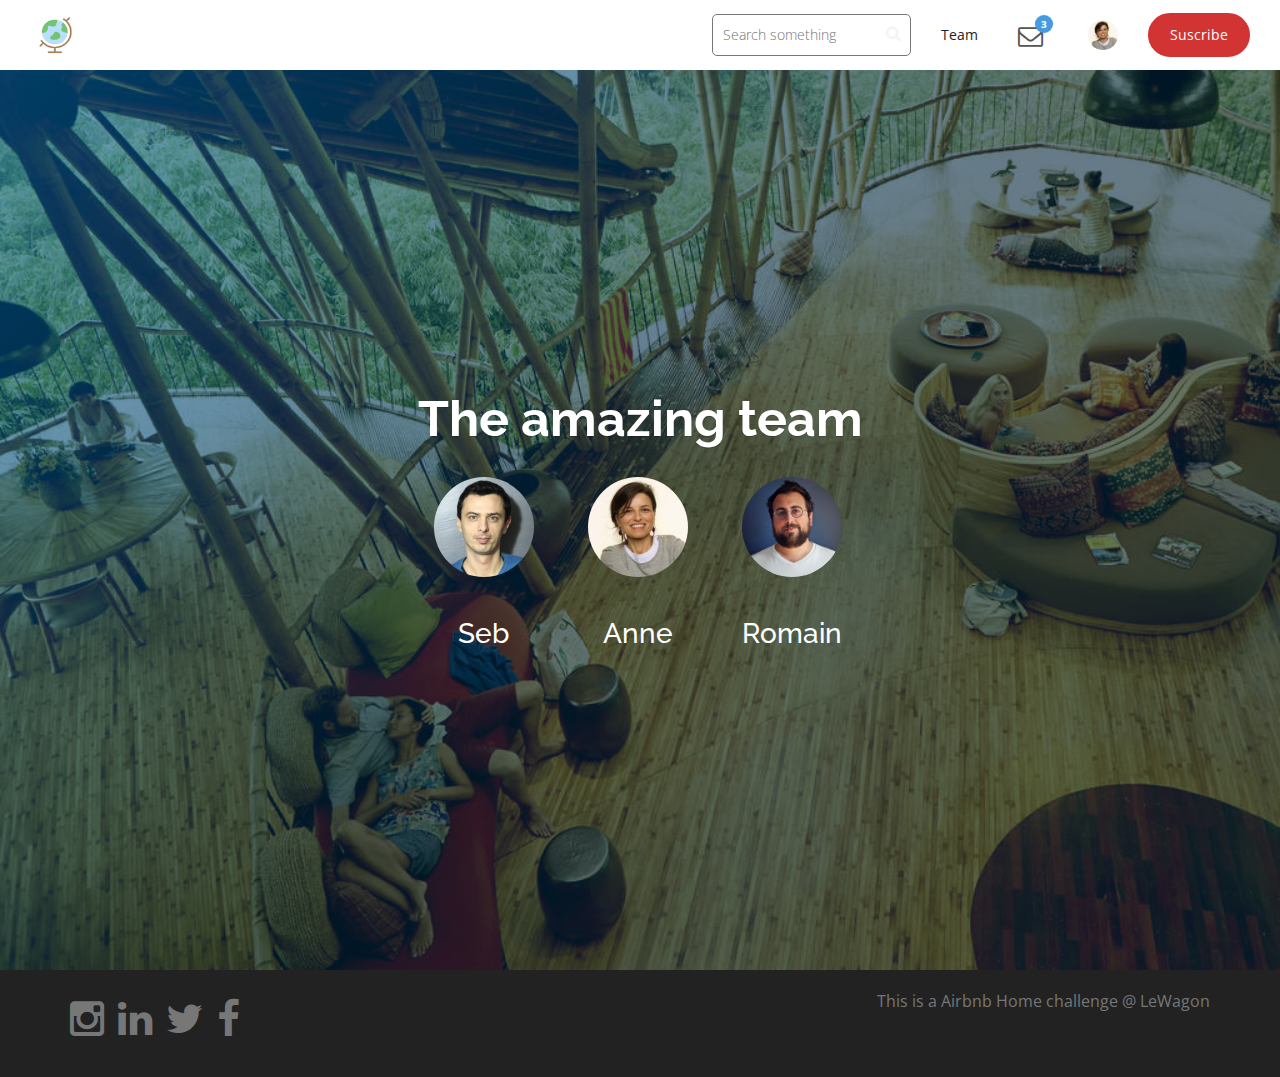
<file: team.html>
<!doctype html>
<html>
  <head>
    <meta charset="utf-8">

    <!-- Always force latest IE rendering engine or request Chrome Frame -->
    <meta content="IE=edge,chrome=1" http-equiv="X-UA-Compatible">

    <!-- For Bootstrap responsiveness -->
    <meta http-equiv="X-UA-Compatible" content="IE=edge">
    <meta name="viewport" content="width=device-width, initial-scale=1">

    <!-- Use title if it's in the page YAML frontmatter -->
    <title>The Middleman</title>

    <link href="stylesheets/all.css" rel="stylesheet" />
    <script src="javascripts/all.js"></script>

    <!-- HTML5 Shim and Respond.js IE8 support of HTML5 elements and media queries -->
    <!-- Leave those next 4 lines if you care about users using IE8 -->
    <!--[if lt IE 9]>
      <script src="https://oss.maxcdn.com/html5shiv/3.7.2/html5shiv.min.js"></script>
      <script src="https://oss.maxcdn.com/respond/1.4.2/respond.min.js"></script>
    <![endif]-->
  </head>

  <body class="team">

    <div class="navbar-wagon">
  <!-- Logo -->
<a class="navbar-wagon-brand" href="./">    <img src="images/globe.png" />
</a>
  <!-- Right Navigation -->
  <div class="navbar-wagon-right hidden-xs hidden-sm">

    <!-- Search form -->
    <form action="" class="navbar-wagon-search">
      <input type="text" class="navbar-wagon-search-input" placeholder="Search something">
      <button type="submit" class="navbar-wagon-search-btn">
        <i class="fa fa-search"></i>
      </button>
    </form>

    <!-- Text link -->
    <a href="team.html" class="navbar-wagon-item navbar-wagon-link">Team</a>

    <!-- Notification link-->
    <a href="" class="navbar-wagon-item navbar-wagon-link">
      <div class="badge-container">
        <i class="fa fa-envelope-o"></i>
        <div class="badge badge-blue">3</div>
      </div>
    </a>

    <!-- Profile picture and dropdown -->
    <div class="navbar-wagon-item">
      <div class="dropdown">
              <img src="images/anne.jpg" class="avatar dropdown-toggle" id="navbar-wagon-menu" data-toggle="dropdown">
              <ul class="dropdown-menu dropdown-menu-right navbar-wagon-dropdown-menu">
                <li><a href="#">Profile</a></li>
                <li><a href="#">Dashboard</a></li>
                <li><a href="#">Log Out</a></li>
              </ul>
            </div>
    </div>

    <!-- Button (call-to-action) -->
    <button type="button" class="navbar-wagon-item navbar-wagon-button btn" data-toggle="modal" data-target="#myModal">Suscribe</button>
  </div>



  <!-- Dropdown appearing on mobile only -->
  <div class="navbar-wagon-item hidden-md hidden-lg">
    <div class="dropdown">
      <i class="fa fa-bars dropdown-toggle" data-toggle="dropdown"></i>
      <ul class="dropdown-menu dropdown-menu-right navbar-wagon-dropdown-menu">
        <li><a href="#">Some mobile link</a></li>
        <li><a href="#">Other one</a></li>
        <li><a href="#">Other one</a></li>
      </ul>
    </div>
  </div>
</div>

    <div id="team" class="banner" style="background-image: linear-gradient(-225deg, rgba(0,101,168,0.6) 0%, rgba(0,36,61,0.6) 50%), url('images/background.jpg');">
  <div class="container">
    <div class="banner-content">
      <h1>The <b class="underline">amazing </b>team</h1>

      <ul class="list-inline text-center">
          <li>
            <img class="img-circle avatar-large" src="images/seb.jpg" />
            <h3> <a href="https://linkedin.com/'#{member}'">Seb</a></h3>
          </li>
          <li>
            <img class="img-circle avatar-large" src="images/anne.jpg" />
            <h3> <a href="https://linkedin.com/'#{member}'">Anne</a></h3>
          </li>
          <li>
            <img class="img-circle avatar-large" src="images/romain.jpg" />
            <h3> <a href="https://linkedin.com/'#{member}'">Romain</a></h3>
          </li>
      </ul>

    </div>
  </div>
</div>


     <!-- Your footer code -->
<div class="footer">
  <div class=" wrapper-brown">
    <div class="container">
      <div class="row">
        <div class="col-xs-4">
          <ul class="list-inline">
            <li><a href=""><i class="fa fa-instagram"></i></a></li>
            <li><a href=""><i class="fa fa-linkedin"></i></a></li>
            <li><a href=""><i class="fa fa-twitter"></i></a></li>
            <li><a href=""><i class="fa fa-facebook"></i></a></li>
          </ul>
        </div>
        <div class="col-xs-8 text-right">
          <p>This is a Airbnb Home challenge @ LeWagon</p>
        </div>
      </div>
    </div>
  </div>
</div>


  </body>
</html>
</file>
